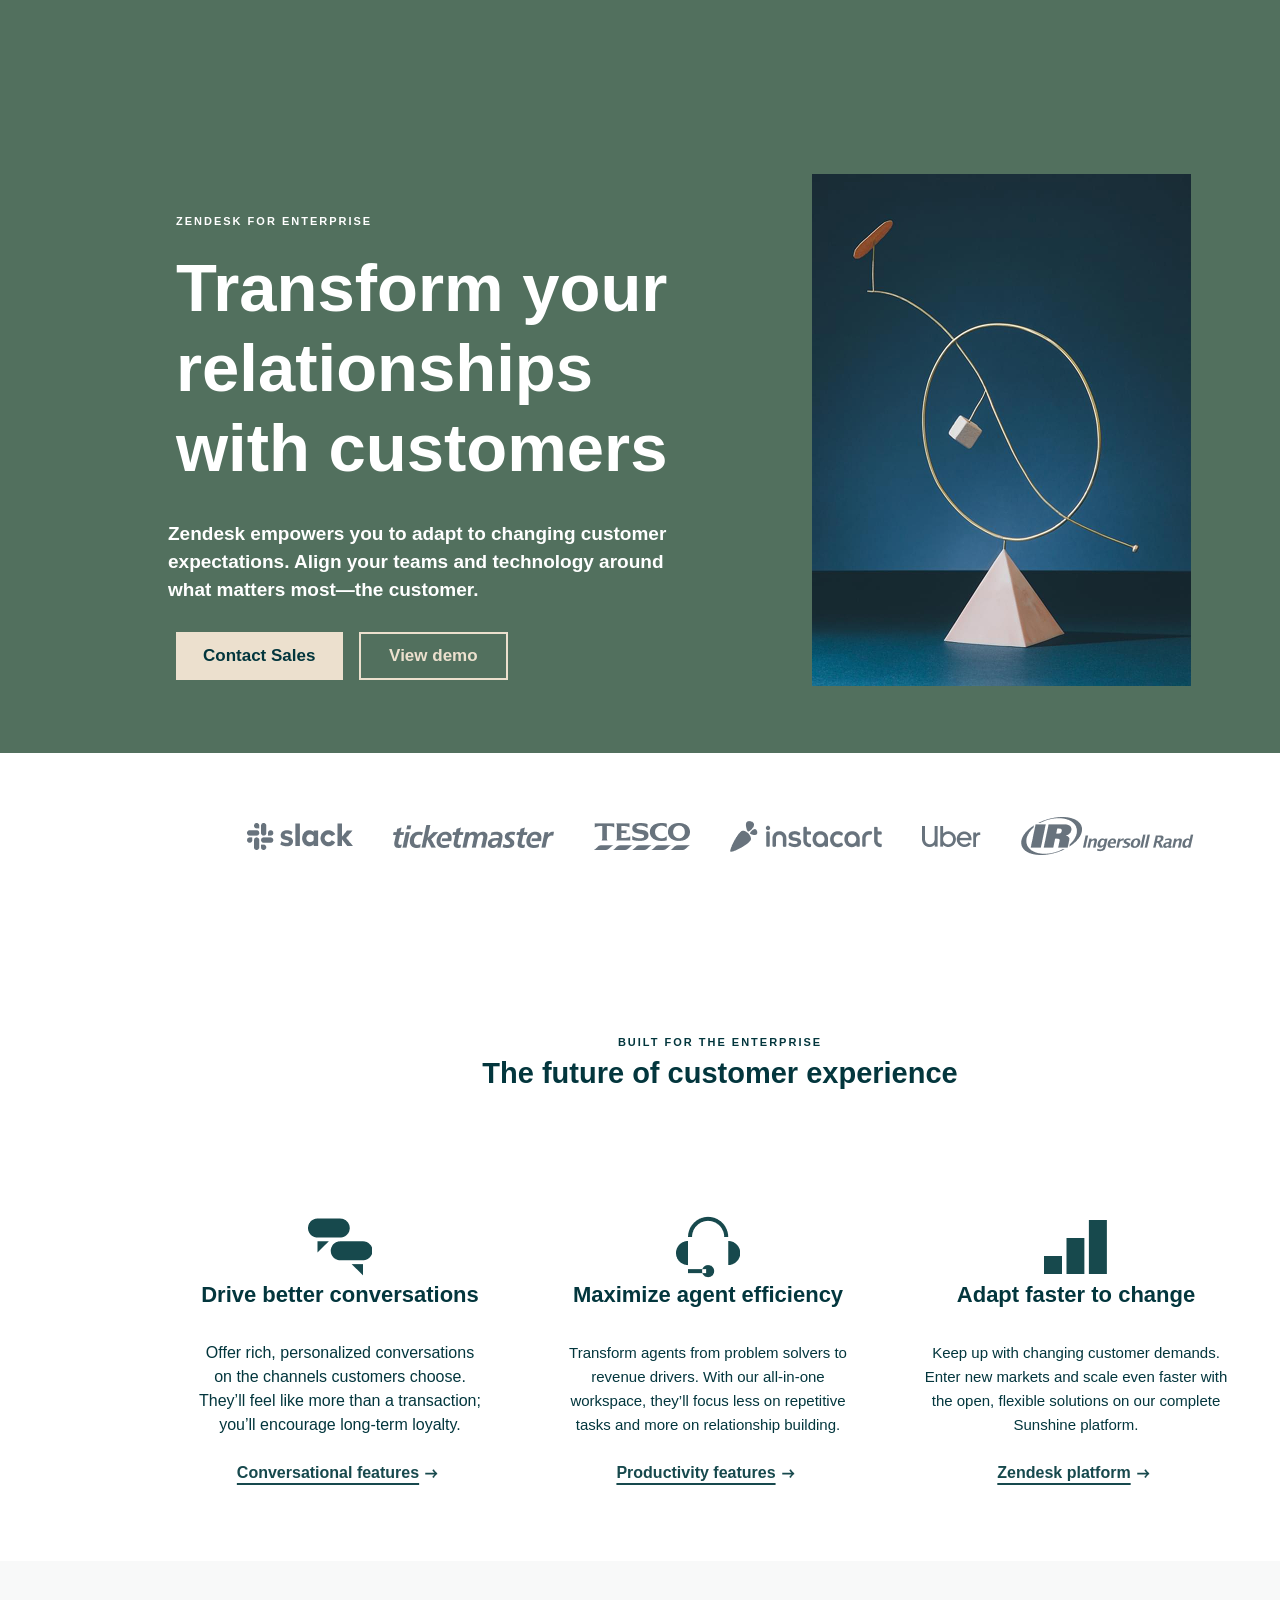
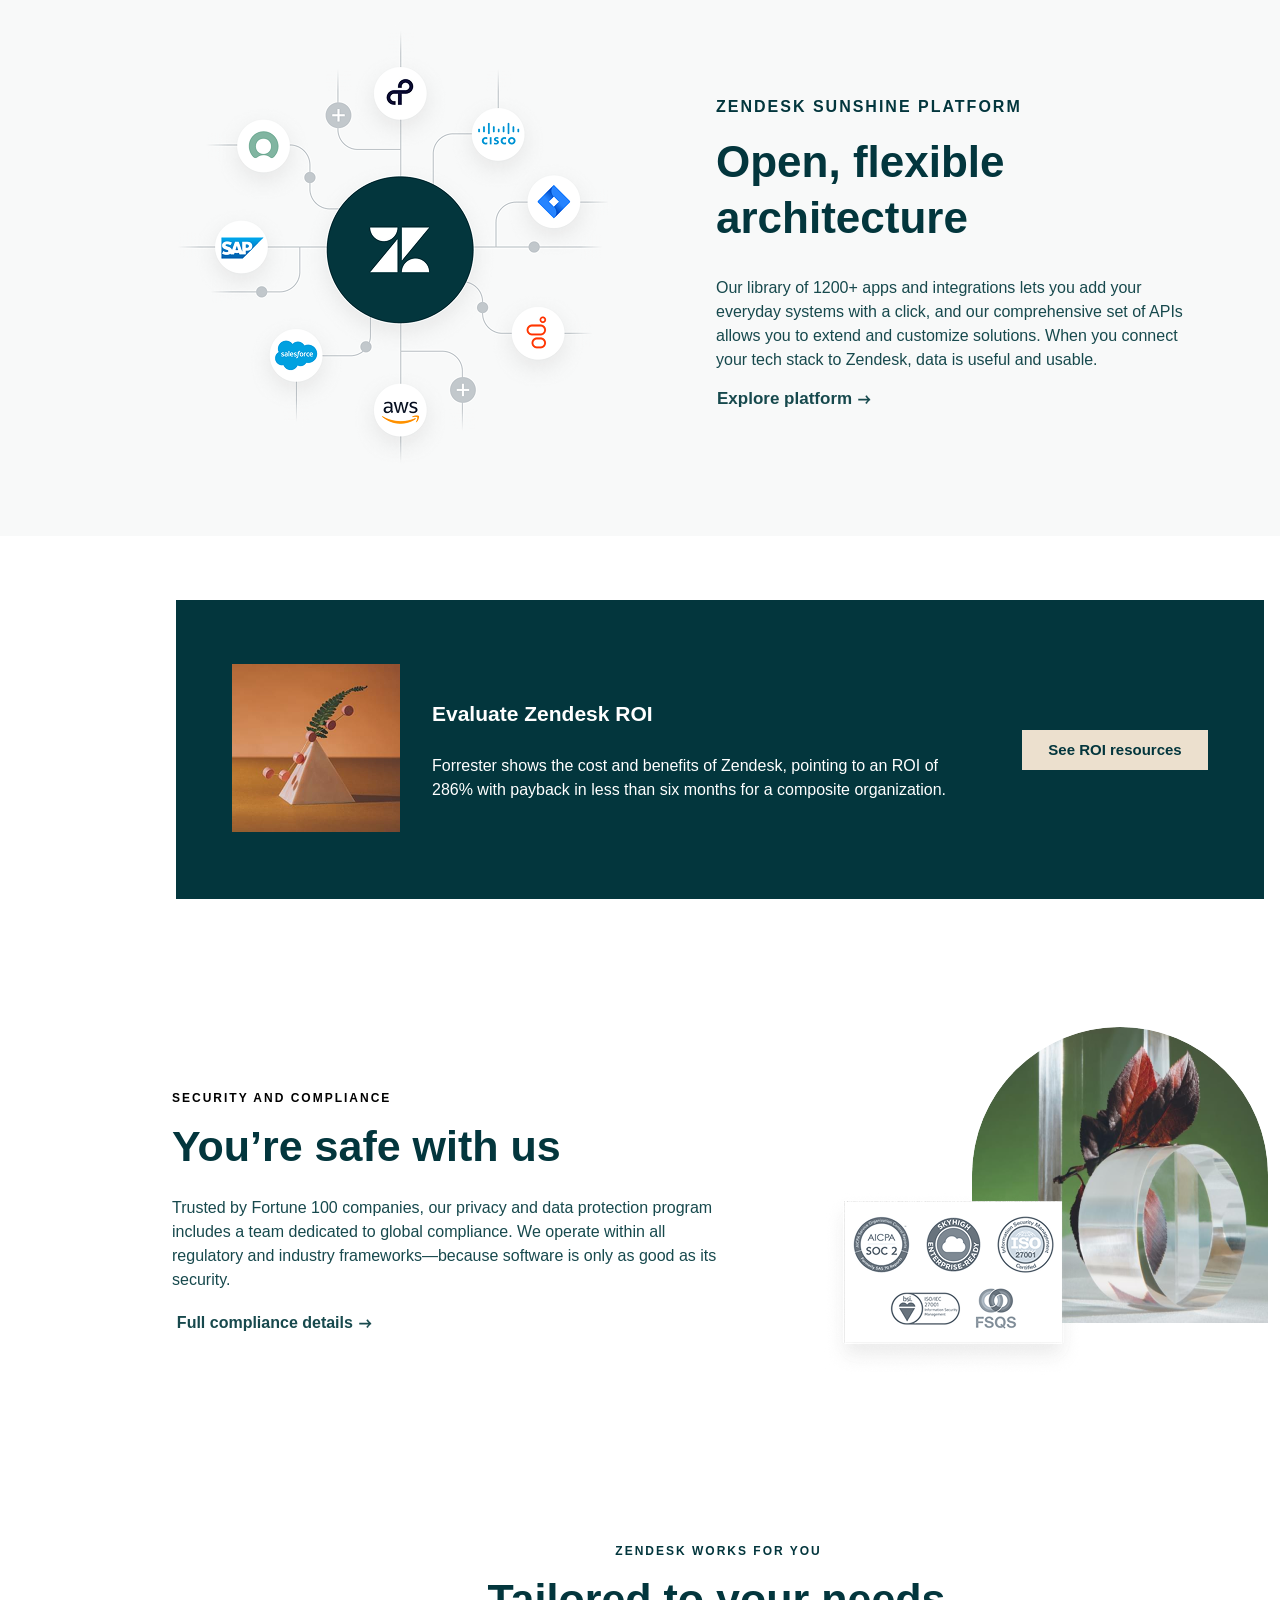
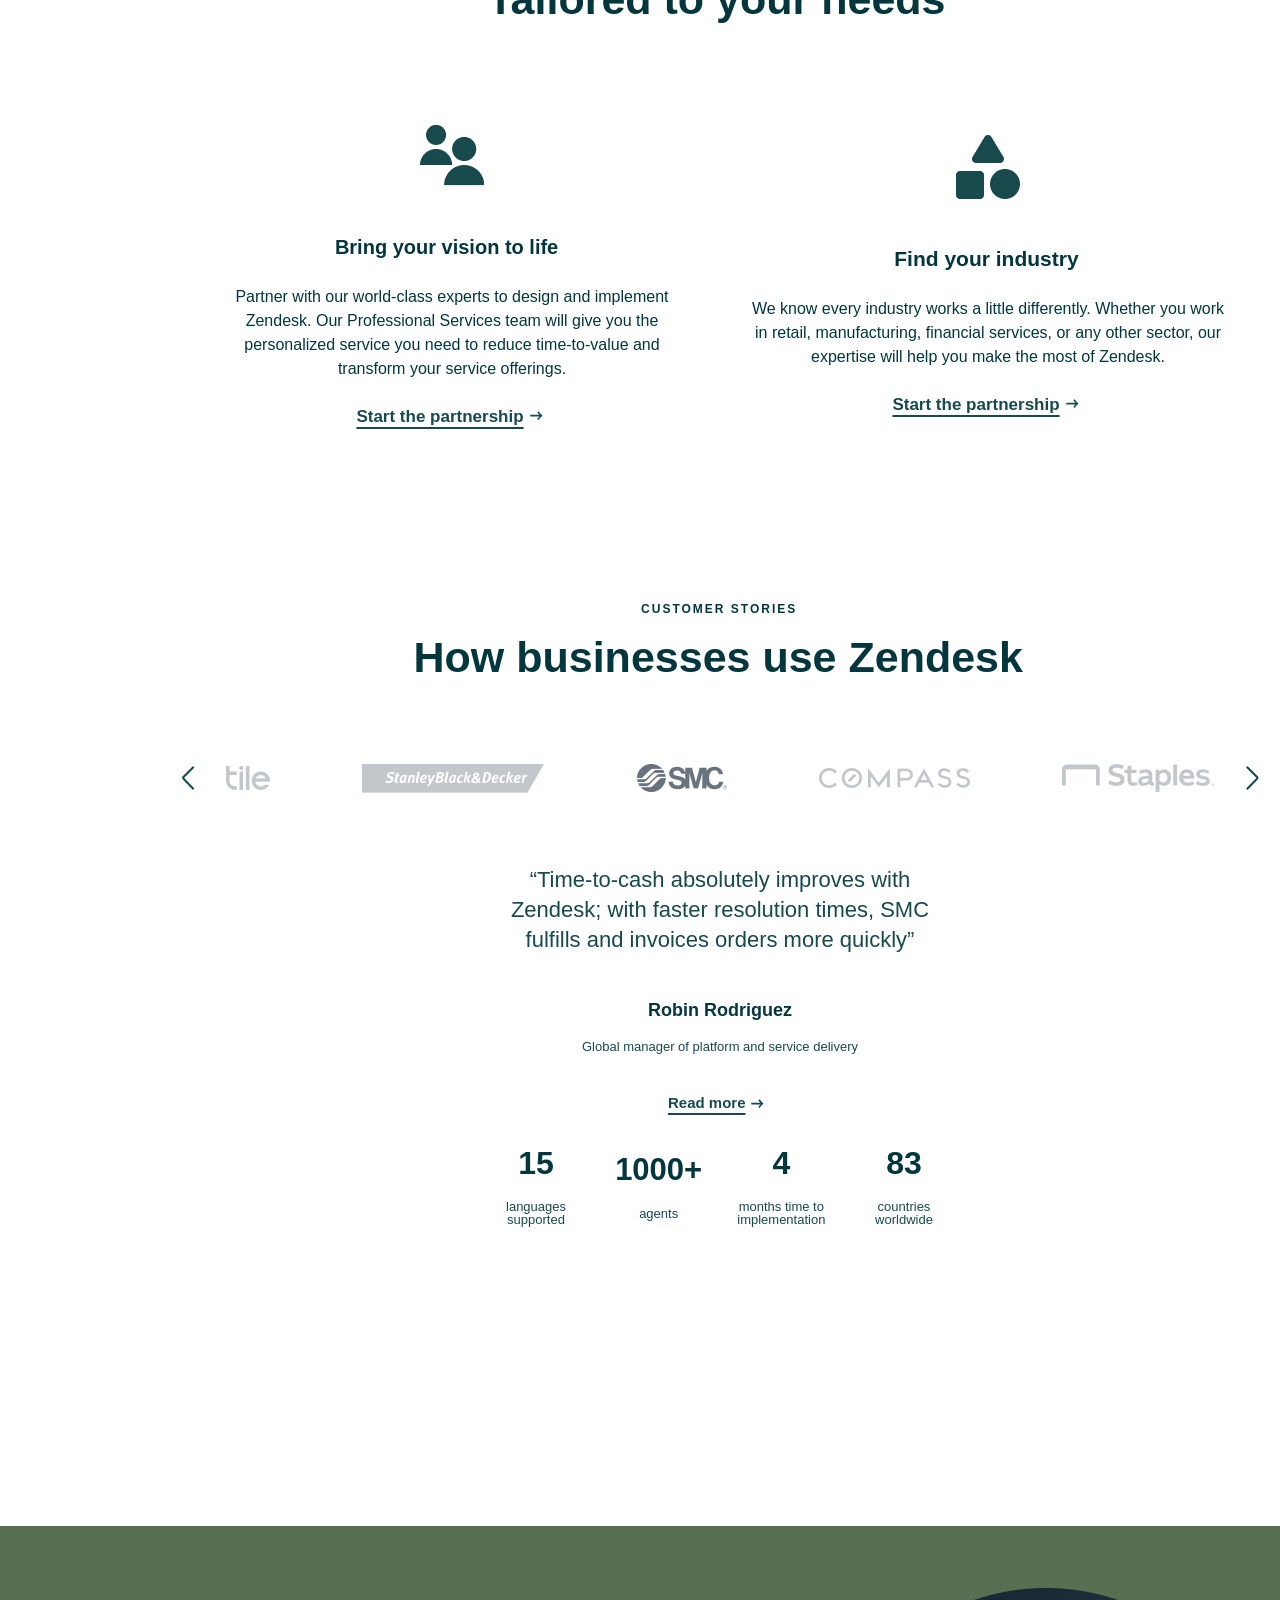
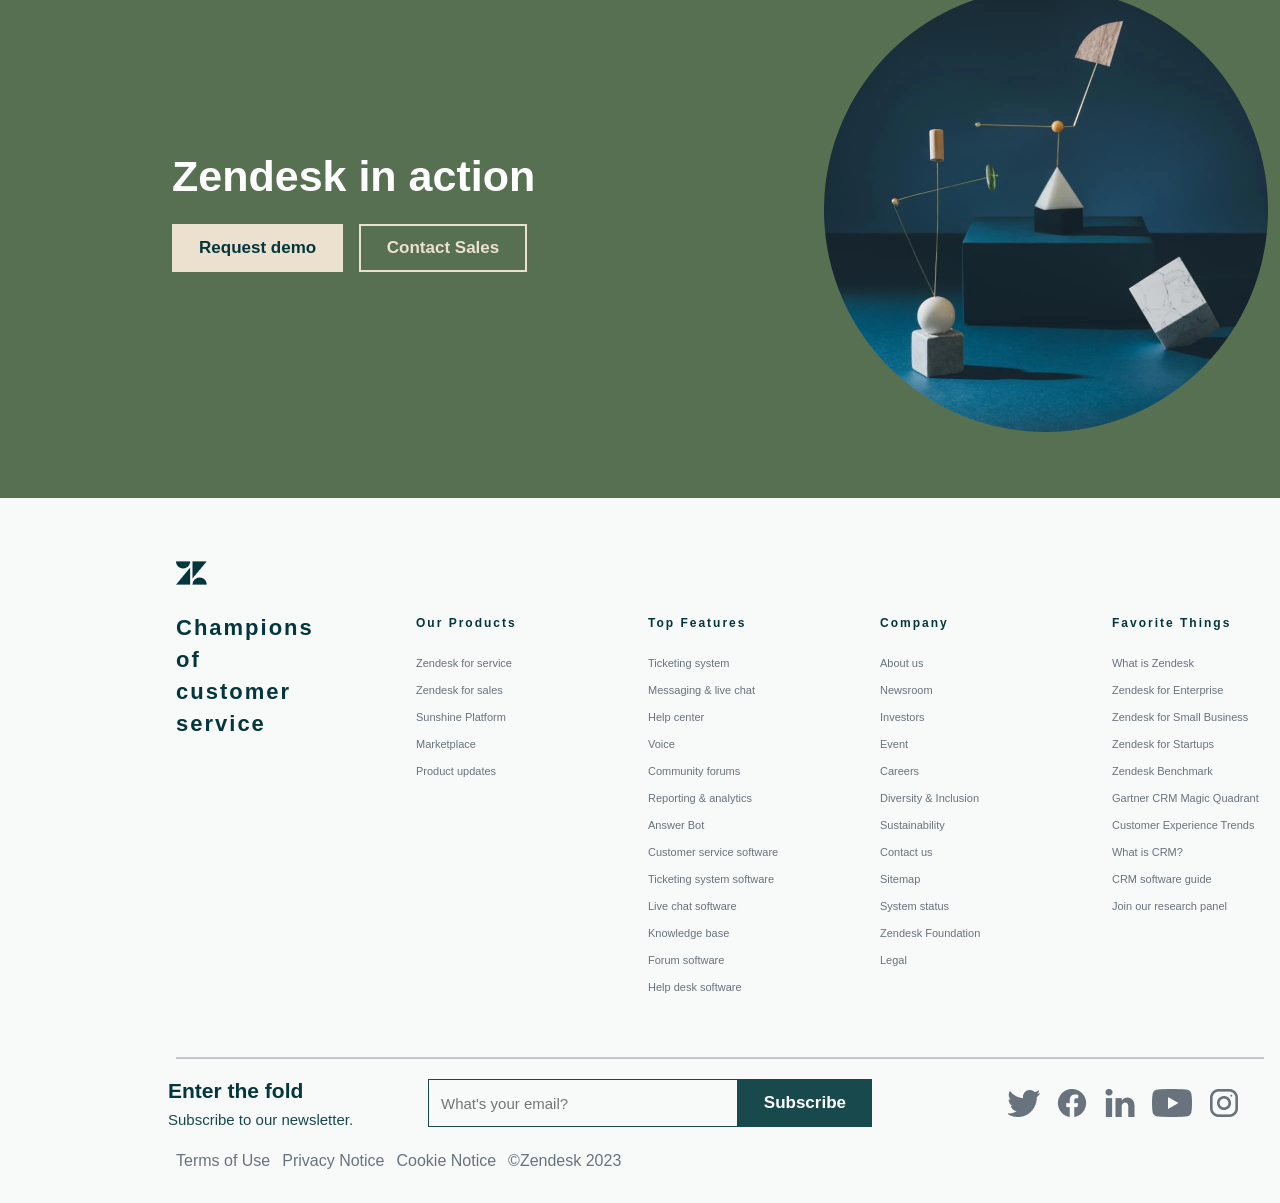
<file: index.html>
<!DOCTYPE html>
<html>
    <head>
        <meta charset="UTF-8">
        <title>BT6</title>
        <link rel="stylesheet" href="thuoctinh6.css">
    </head>
    <body>
        <div class="khung">
            <div class="khungODau">
                <div class="khungODau-phanNoiDung">
                    <div class="khungODau-phanNoiDung-chuviet">
                        <p class="oDau-chu1">ZENDESK FOR ENTERPRISE</p>
                        <p class="oDau-chu2">Transform your relationships with customers</p>
                        <div class="oDau-chu3">
                            <p>Zendesk empowers you to adapt to changing customer expectations. Align your teams and technology around what matters most—the customer.</p>
                        </div>
                        <div class="oDau-chu4">
                            <div class="maunut1">
                                <p style="padding: 10px 27.66px 10px 27px;">Contact Sales</p>
                            </div>
                            <div class="maunut2">
                                <p style="padding: 10px 28.27px 10px 28px;">View demo</p>
                            </div>
                        </div>
                    </div>
                    <div>
                        <img src="img/anhODauTien.png" style="width: 379px; height: 512px">
                    </div>
                </div>
            </div>
            <div class="khungThu2">
                <div class="khungThu2-phanNoiDung">
                        <img src="img/oThu2-1.png" style="width: 106px; height: 27px">
                        <img src="img/oThu2-2.png" style="width: 161px; height: 23px">
                        <img src="img/oThu2-3.png" style="width: 96px; height: 27px">
                        <img src="img/oThu2-4.png" style="width: 152px; height: 31px">
                        <img src="img/oThu2-5.png" style="width: 59px; height: 21px">
                        <img src="img/oThu2-6.png" style="width: 173px; height: 38px">
                </div>
            </div>
            <div class="khungThu3">
                <div class="khungThu3-phanNoiDung">
                    <div class="khungThu3-tieude">
                        <p style="font-size: 11px; letter-spacing: 2px; line-height: 22px;">BUILT FOR THE ENTERPRISE</p>
                        <h1 style="font-size: 29px; line-height: 40px; letter-spacing: 0%;">The future of customer experience</h1>
                    </div>
                    <div class="khungThu3-thongtin">
                        <div class="othongtin">
                            <img src="img/othu3-1.png" class="khungthu3-anh">
                            <b style="font-size: 22px; font-weight: 700; line-height: 32px;">
                                Drive better conversations
                            </b>
                            <p class="khung3-othongtin1">
                                Offer rich, personalized conversations on the channels customers choose. They’ll feel like more than a transaction; you’ll encourage long-term loyalty.
                            </p>
                            <div style="height: 28px; width: 223.38px; margin-top: 26px; display: flex; align-items: center; justify-content: center;">
                                <u>
                                    Conversational features
                                </u>
                                <img src="img/othu3-4.png" style="height: 24px; width: 24px;">
                            </div>
                        </div>
                        <div class="othongtin">
                            <img src="img/othu3-2.png" class="khungthu3-anh">
                            <b style="font-size: 22px; font-weight: 700; line-height: 32px;">
                                Maximize agent efficiency
                            </b>
                            <p class="khung3-othongtin2">
                                Transform agents from problem solvers to revenue drivers. With our all-in-one workspace, they’ll focus less on repetitive tasks and more on relationship building.
                            </p>
                             <div style="height: 28px; width: 196.94px; margin-top: 26px; display: flex; align-items: center; justify-content: center;">
                                <u>
                                    Productivity features
                                </u>
                                <img src="img/othu3-4.png" style="height: 24px; width: 24px;">
                            </div>
                        </div>
                        <div class="othongtin">
                            <img src="img/othu3-3.png" class="khungthu3-anh">
                            <b style="font-size: 22px; font-weight: 700; line-height: 32px;">
                                Adapt faster to change
                            </b>
                            <p class="khung3-othongtin3">
                                Keep up with changing customer demands. Enter new markets and scale even faster with the open, flexible solutions on our complete Sunshine platform.
                            </p>
                             <div style="height: 28px; width: 169.53px; margin-top: 26px; display: flex; justify-content: center; align-items: center;">
                                <u>
                                    Zendesk platform
                                </u>
                                <img src="img/othu3-4.png" style="height: 24px; width: 24px;">
                            </div>
                        </div>
                    </div>
                </div>
            </div>
            <div class="khung4">
                <div class="khung4-phanND">
                    <div>
                        <img src="img/oThu4-1.png">
                    </div>
                    <div class="khung4-thongtin">
                        <p class="khung4-thongtin-c1">
                            ZENDESK SUNSHINE PLATFORM
                        </p>
                        <p class="khung4-thongtin-c2">
                            Open, flexible architecture
                        </p>
                        <p class="khung4-thongtin-c3">
                            Our library of 1200+ apps and integrations lets you add your everyday systems with a click, and our comprehensive set of APIs allows you to extend and customize solutions. When you connect your tech stack to Zendesk, data is useful and usable.
                        </p>
                        <div class="khung4-thongtin-c4">
                            <p >Explore platform</p>
                            <img src="img/othu3-4.png" style="height: 24px; width: 24px;">
                        </div>
                    </div>
                </div>
            </div>
            <div class="khung5">
                <div class="khung5-ND">
                    <div>
                        <img src="img/oThu5-1.png" style="height: 168px; height: 168px;">
                    </div>
                    <div class="khung5-ND-C1">
                        <p class="khung5-ND-C1_1">
                            Evaluate Zendesk ROI
                        </p>
                        <p class="khung5-ND-C1_2">
                            Forrester shows the cost and benefits of Zendesk, pointing to an ROI of 286% with payback in less than six months for a composite organization.
                        </p>
                    </div>
                    <div class="khung5-ND-C2">
                        <p>See ROI resources</p>
                    </div>
                </div>
            </div>
            <div class="khung6">
                <div class="khung6-ND">
                    <div class="khung6-ND-C1">
                        <p class="khung6-ND-C1-1">
                            SECURITY AND COMPLIANCE
                        </p>
                        <p class="khung6-ND-C1-2">
                            You’re safe with us
                        </p>
                        <p class="khung6-ND-C1-3">
                            Trusted by Fortune 100 companies, our privacy and data protection program includes a team dedicated to global compliance. We operate within all regulatory and industry frameworks—because software is only as good as its security.
                        </p>
                        <div class="khung6-ND-C1-4">
                            <p>Full compliance details</p>
                            <img src="img/othu3-4.png">
                        </div>
                    </div>
                    <div class="khung6-ND-C2">
                        <img src="img/anh2.png" class="khung6-anh1">
                        <img src="img/anh1.png" class="khung6-anh2">
                    </div>
                </div>
            </div>
            <div class="khung7">
                <div class="khung7-ND">
                    <div class="khung7-ND-C1">
                        <p class="khung7-ND-C1_1">
                            ZENDESK WORKS FOR YOU
                        </p>
                        <p class="khung7-ND-C1_2">
                            Tailored to your needs
                        </p>
                    </div>
                    <div class="khung7-ND-C2">
                        <div class="khung7-ND-C2_1">
                            <img src="img/oThu7-1.png" style="width: 64px; height: 64px;">
                            <p class="khung7-C2-TD1">
                                Bring your vision to life
                            </p>
                            <p class="khung7-C2-ND1">
                                Partner with our world-class experts to design and implement Zendesk. Our Professional Services team will give you the personalized service you need to reduce time-to-value and transform your service offerings.
                            </p>
                            <div class="khung7-C2-MT1">
                                <u>
                                    Start the partnership
                                </u>
                                <img src="img/othu3-4.png" style="height: 24px; width: 24px;">
                            </div>
                        </div>
                        <div class="khung7-ND-C2_1">
                            <img src="img/oThu7-2.png" style="width: 64px; height: 64px;">
                            <p class="khung7-C2-TD2">
                                Find your industry
                            </p>
                            <p class="khung7-C2-ND2">
                                We know every industry works a little differently. Whether you work in retail, manufacturing, financial services, or any other sector, our expertise will help you make the most of Zendesk.
                            </p>
                            <div class="khung7-C2-MT2">
                                <u>
                                    Start the partnership
                                </u>
                                <img src="img/othu3-4.png" style="height: 24px; width: 24px;">
                            </div>
                        </div>
                    </div>
                </div>
            </div>
            <div class="khung8">
                <div class="khung8-ND">
                    <div class="khung8-ND-C1">
                        <p class="khung8-C1-TT">
                            CUSTOMER STORIES
                        </p>
                        <p class="khung8-C1-TT2">
                            How businesses use Zendesk
                        </p>
                    </div>
                    <div class="khung8-C2">
                        <div class="khung8-C2-ND">
                            <div class="khung8-oanh1">
                                <img src="img/o8-1.png" style="height: 24px; width: 24px;">
                                <div class="khung8-deanh">
                                    <img src="img/o8-2.png" style="height: 24px; width: 44px;">
                                    <img src="img/o8-3.png" style="height: 28.69px; width: 182px;">
                                    <img src="img/o8-4.png" style="height: 28px; width: 90px;">
                                    <img src="img/o8-5.png" style="height: 20px; width: 151px;">
                                    <img src="img/o8-6.png" style="height: 28px; width: 152px;">
                                </div>
                                <img src="img/o8-7.png" style="height: 24px; width: 24px;">
                            </div>
                            <div class="khung8-C2-tt">
                                <div class="khung8-C2-tt2">
                                    <div class="khung8-C2-ND1">
                                        <p>
                                            “Time-to-cash absolutely improves with Zendesk; with faster resolution times, SMC fulfills and invoices orders more quickly”
                                        </p>
                                    </div>
                                    <div class="khung8-C2-ND2">
                                        <p style="width: 145px; height: 28px; font-weight: 700; font-size: 18px; line-height: 28px; color: #03363d;">
                                            Robin Rodriguez
                                        </p>
                                        <p style="width: 277px; height:18px; font-weight: 400; font-size: 13px; line-height: 18px; text-align: center; color: #17494D;">
                                            Global manager of platform and service delivery
                                        </p>
                                    </div>
                                    <div class="khung8-C2-ND3">
                                        <u>
                                            Read more
                                        </u>
                                        <img src="img/othu3-4.png" style="width: 24px; height: 24px;">
                                    </div>
                                    <div class="khung8-C2-ND4">
                                        <div class="khung8-C2-ND4-o">
                                            <p class="khung8-C2-TD">15</p>
                                            <p class="khung8-C2-oTT">languages supported</p>
                                        </div>
                                        <div class="khung8-C2-ND4-o">
                                            <p class="khung8-C2-TD" style="font-size: 31px;">1000+</p>
                                            <p class="khung8-C2-oTT">agents</p>
                                        </div>
                                         <div class="khung8-C2-ND4-o">
                                            <p class="khung8-C2-TD">4</p>
                                            <p class="khung8-C2-oTT">
                                                months time to implementation
                                            </p>
                                        </div>
                                         <div class="khung8-C2-ND4-o">
                                            <p class="khung8-C2-TD">83</p>
                                            <p class="khung8-C2-oTT">
                                                countries worldwide
                                            </p>
                                         </div>
                                    </div>
                                </div>
                            </div>
                        </div>
                    </div>
                </div>
            </div>
            <div class="khung9">
                <div class="khung9-ND">
                    <div class="khung9-ND-C1">
                        <p style="width: 367.84px; height: 48px; font-size: 43px; font-weight: 700; line-height: 56px; color: #FFFFFF;">
                            Zendesk in action
                        </p>
                        <div style="width: 536px; height: 48px; display: flex; gap:16px; margin-top: 28px;">
                            <div class="khung9-nut1">
                                Request demo
                            </div>
                            <div class="khung9-nut2">
                                Contact Sales
                            </div>
                        </div>
                    </div>
                    <div class="khung9-C2">
                        <img src="img/o9-1.png" style="height: 444px; width: 444px;">
                    </div>
                </div>
            </div>
            <div class="khung10">
                <div class="khung10-ND">
                    <div class="khung10-ND-C1">
                        <img src="img/o10-1.png" style="height: 32px; width: 32px;">
                        <div class="khung10-C1-tt">
                            <div class="khung10-C1-oTT">
                                <div style="font-size: 22px; height: 88px; width: 127.62px; margin-right: 48.38px;">
                                    <b style="font-size: 22px; letter-spacing: 0%; line-height: 32px;">
                                        Champions of customer service
                                    </b>
                                </div>
                            </div>
                            <div class="khung10-C1-oTT">
                                <b style="height: 15px; width: 125.15px;">Our Products</b>
                                <div style="width: 168px; height: 127px; margin-top: 20px; display: flex; flex-direction: column; gap: 9px;">
                                    <p>Zendesk for service</p>
                                    <p>Zendesk for sales</p>
                                    <p>Sunshine Platform</p>
                                    <p>Marketplace</p>
                                    <p>Product updates</p>
                                </div>
                            </div>
                            <div class="khung10-C1-oTT">
                                <b style="height: 15px; width: 114.56px;">Top Features</b>
                                <div style="width: 168px; height: 343px; margin-top: 20px; display: flex; flex-direction: column; gap: 9px;">
                                    <p>Ticketing system</p>
                                    <p>Messaging & live chat</p>
                                    <p>Help center</p>
                                    <p>Voice</p>
                                    <p>Community forums</p>
                                    <p>Reporting & analytics</p>
                                    <p>Answer Bot</p>
                                    <p>Customer service software</p>
                                    <p>Ticketing system software</p>
                                    <p>Live chat software</p>
                                    <p>Knowledge base</p>
                                    <p>Forum software</p>
                                    <p>Help desk software</p>
                                </div>
                            </div>
                            <div class="khung10-C1-oTT">
                                <b style="height: 15px; width: 81.37px;">Company</b>
                                <div style="width: 168px; height: 316px; margin-top: 20px; display: flex; flex-direction: column; gap: 9px;">
                                    <p>About us</p>
                                    <p>Newsroom</p>
                                    <p>Investors</p>
                                    <p>Event</p>
                                    <p>Careers</p>
                                    <p>Diversity & Inclusion</p>
                                    <p>Sustainability</p>
                                    <p>Contact us</p>
                                    <p>Sitemap</p>
                                    <p>System status</p>
                                    <p>Zendesk Foundation</p>
                                    <p>Legal</p>
                                </div>
                            </div>
                            <div class="khung10-C1-oTT">
                                <b style="height: 15px; width: 141px;">Favorite Things</b>
                                <div style="width: 168px; height: 262px; margin-top: 20px; display: flex; flex-direction: column; gap: 9px;">
                                    <p>What is Zendesk</p>
                                    <p>Zendesk for Enterprise</p>
                                    <p>Zendesk for Small Business</p>
                                    <p>Zendesk for Startups</p>
                                    <p>Zendesk Benchmark</p>
                                    <p>Gartner CRM Magic Quadrant</p>
                                    <p>Customer Experience Trends</p>
                                    <p>What is CRM?</p>
                                    <p>CRM software guide</p>
                                    <p>Join our research panel</p>
                                </div>
                            </div>
                        </div>
                    </div>
                    <hr>
                    <div class="khung10-C2">
                        <div class="khung10-C2-o1">
                            <b>Enter the fold</b>
                            <p>Subscribe to our newsletter.</p>
                        </div>
                        <div style="display: flex;">
                            <input type="text" placeholder="What's your email?">
                            <button>Subscribe</button>
                        </div>
                        <div style="display: flex; width: 232px; height: 32px; gap: 16px; margin-left: 136px;">
                            <img src="img/o10-2.png">
                            <img src="img/o10-3.png">
                            <img src="img/o10-4.png">
                            <img src="img/o10-5.png" style="width: 40px;">
                            <img src="img/o10-6.png">
                        </div>
                    </div>
                    <div class="khung10-C3">
                        <p>Terms of Use</p>
                        <p>Privacy Notice</p>
                        <p>Cookie Notice</p>
                        <p>©Zendesk 2023</p>
                    </div>
                </div>
            </div>
        </div>
    </body>
</html>
</file>
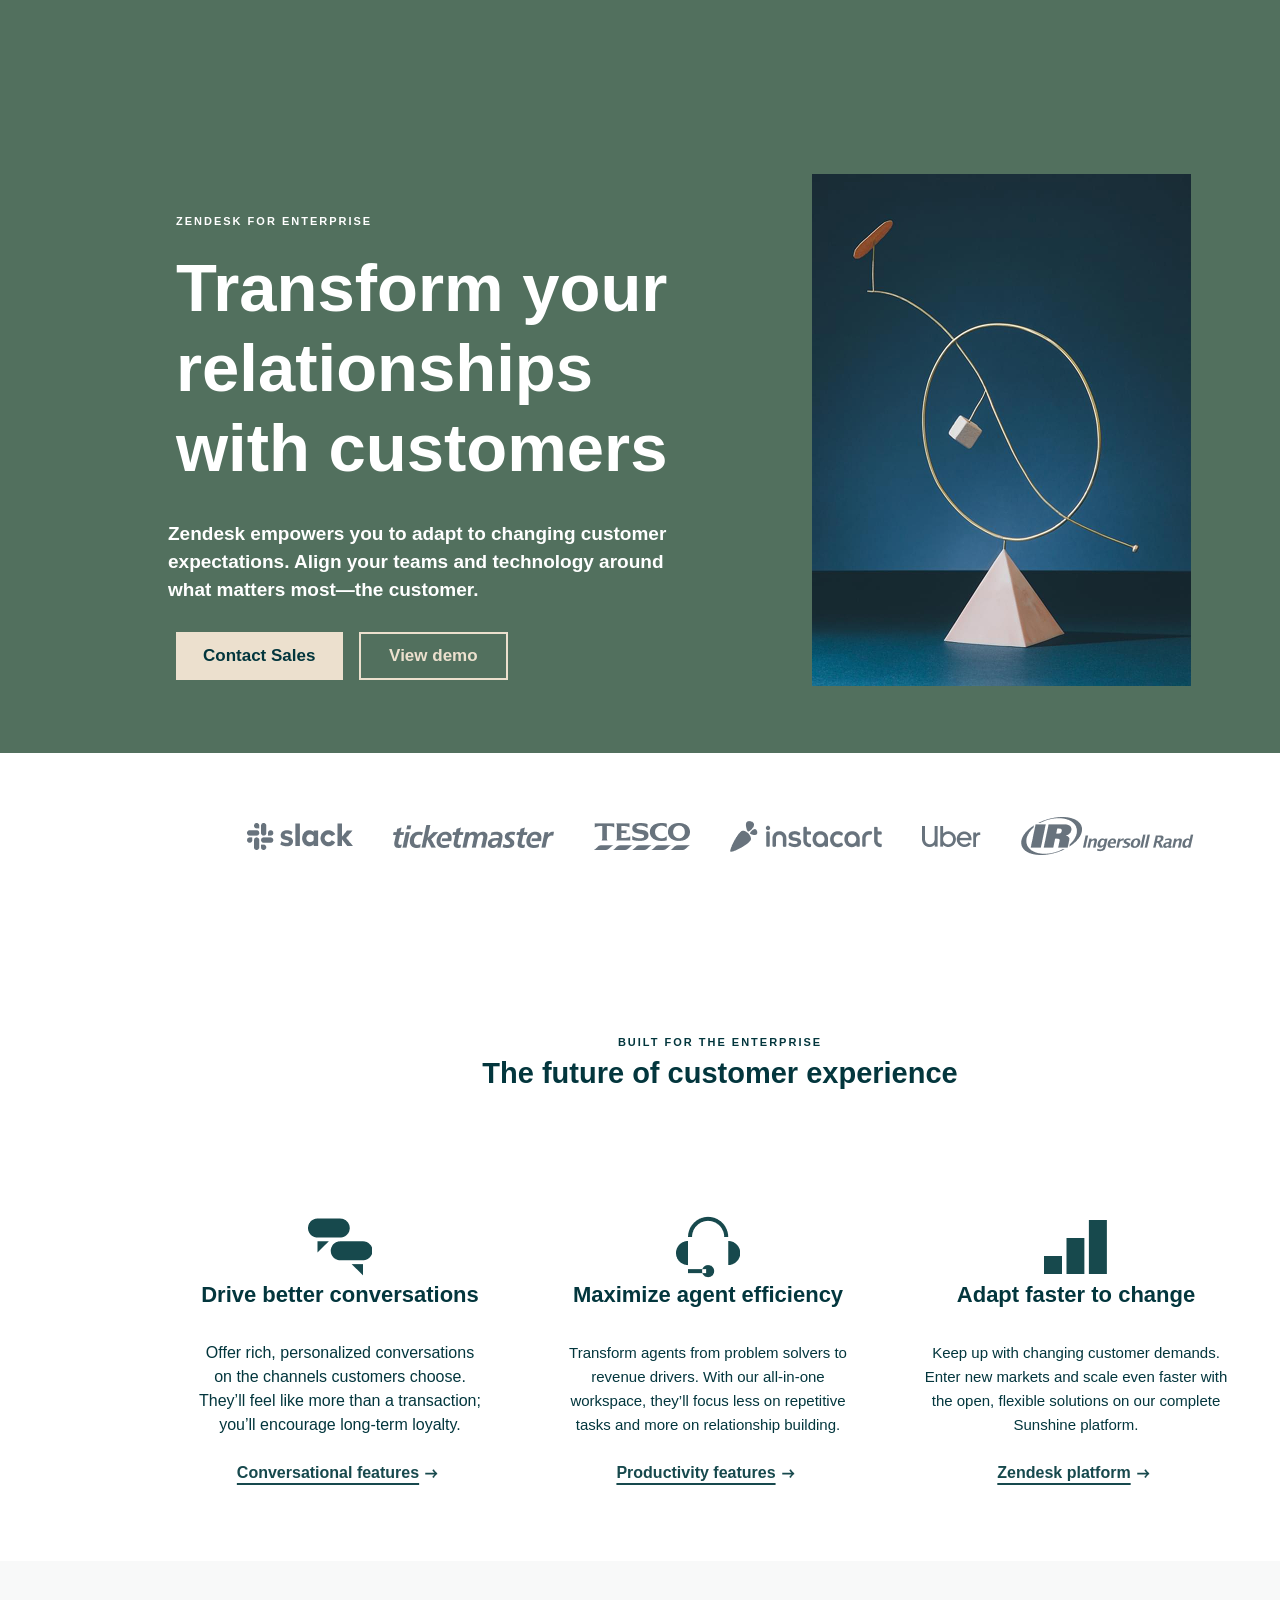
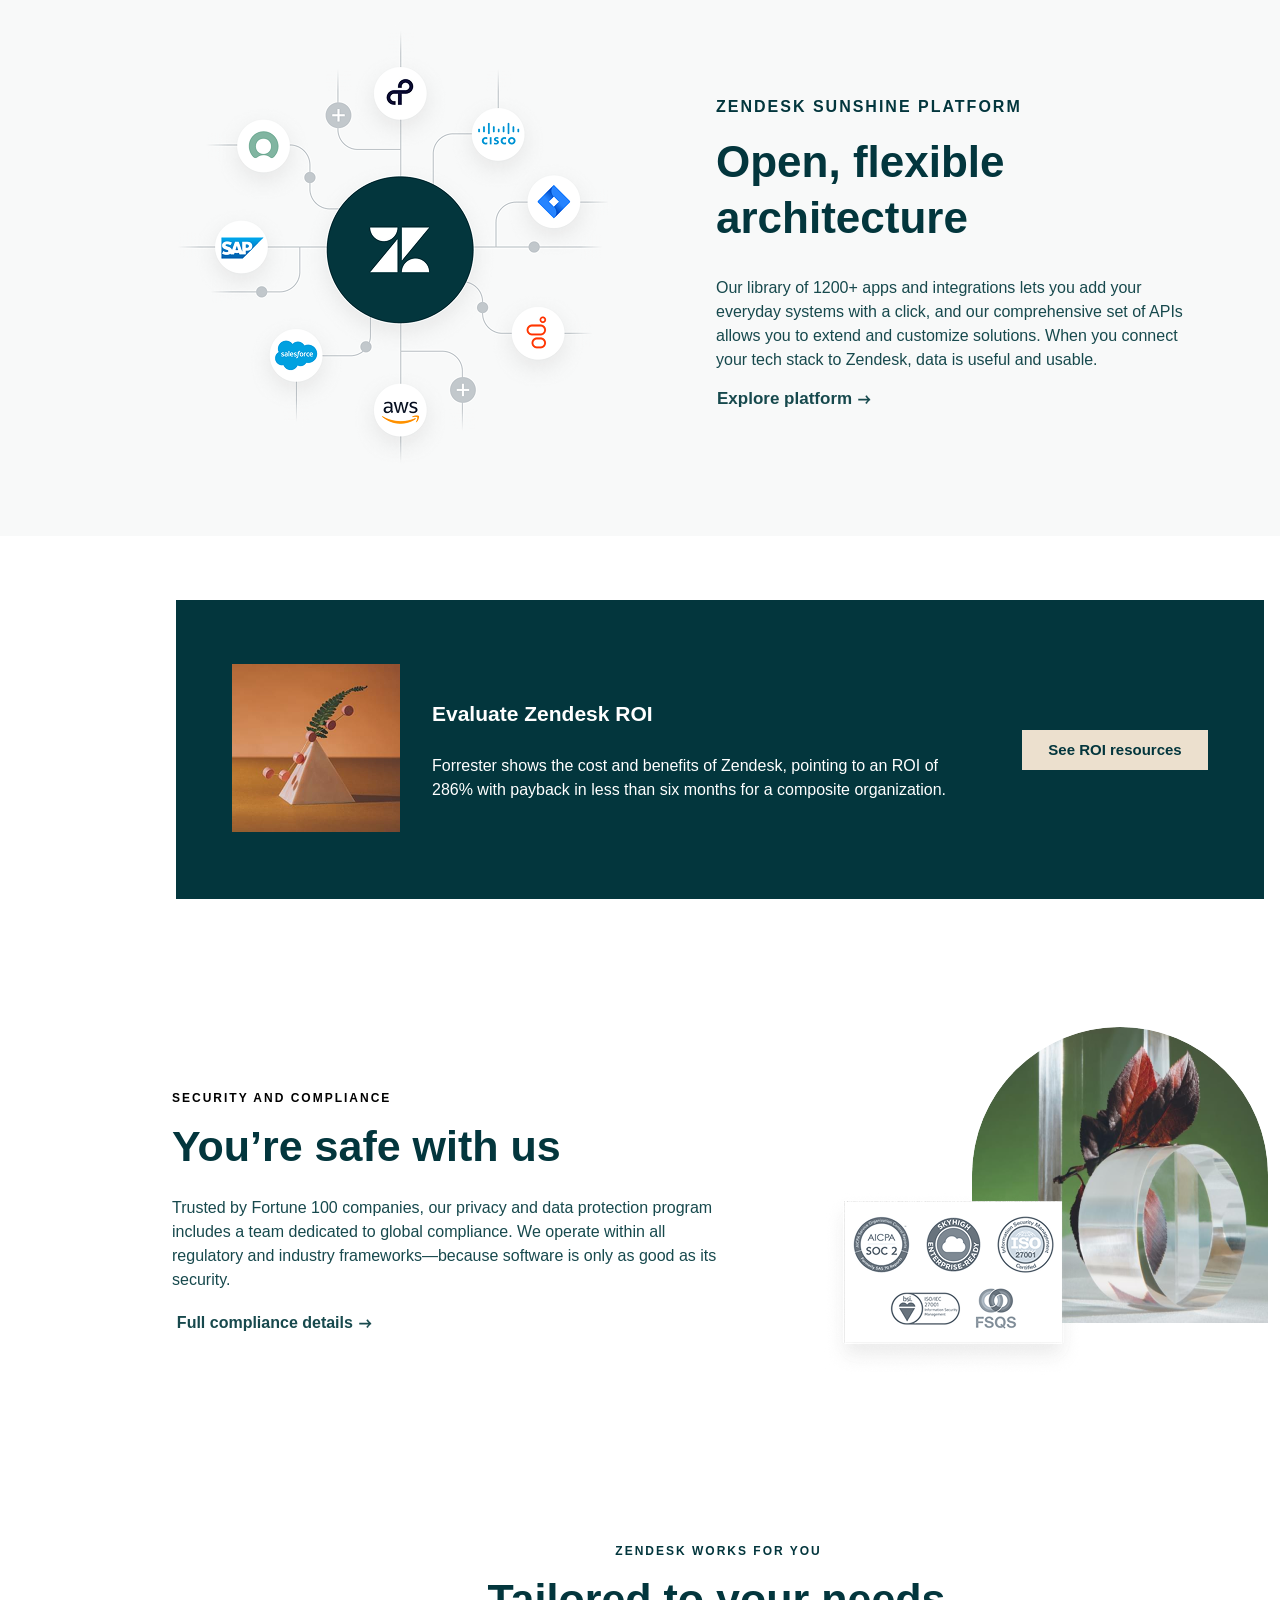
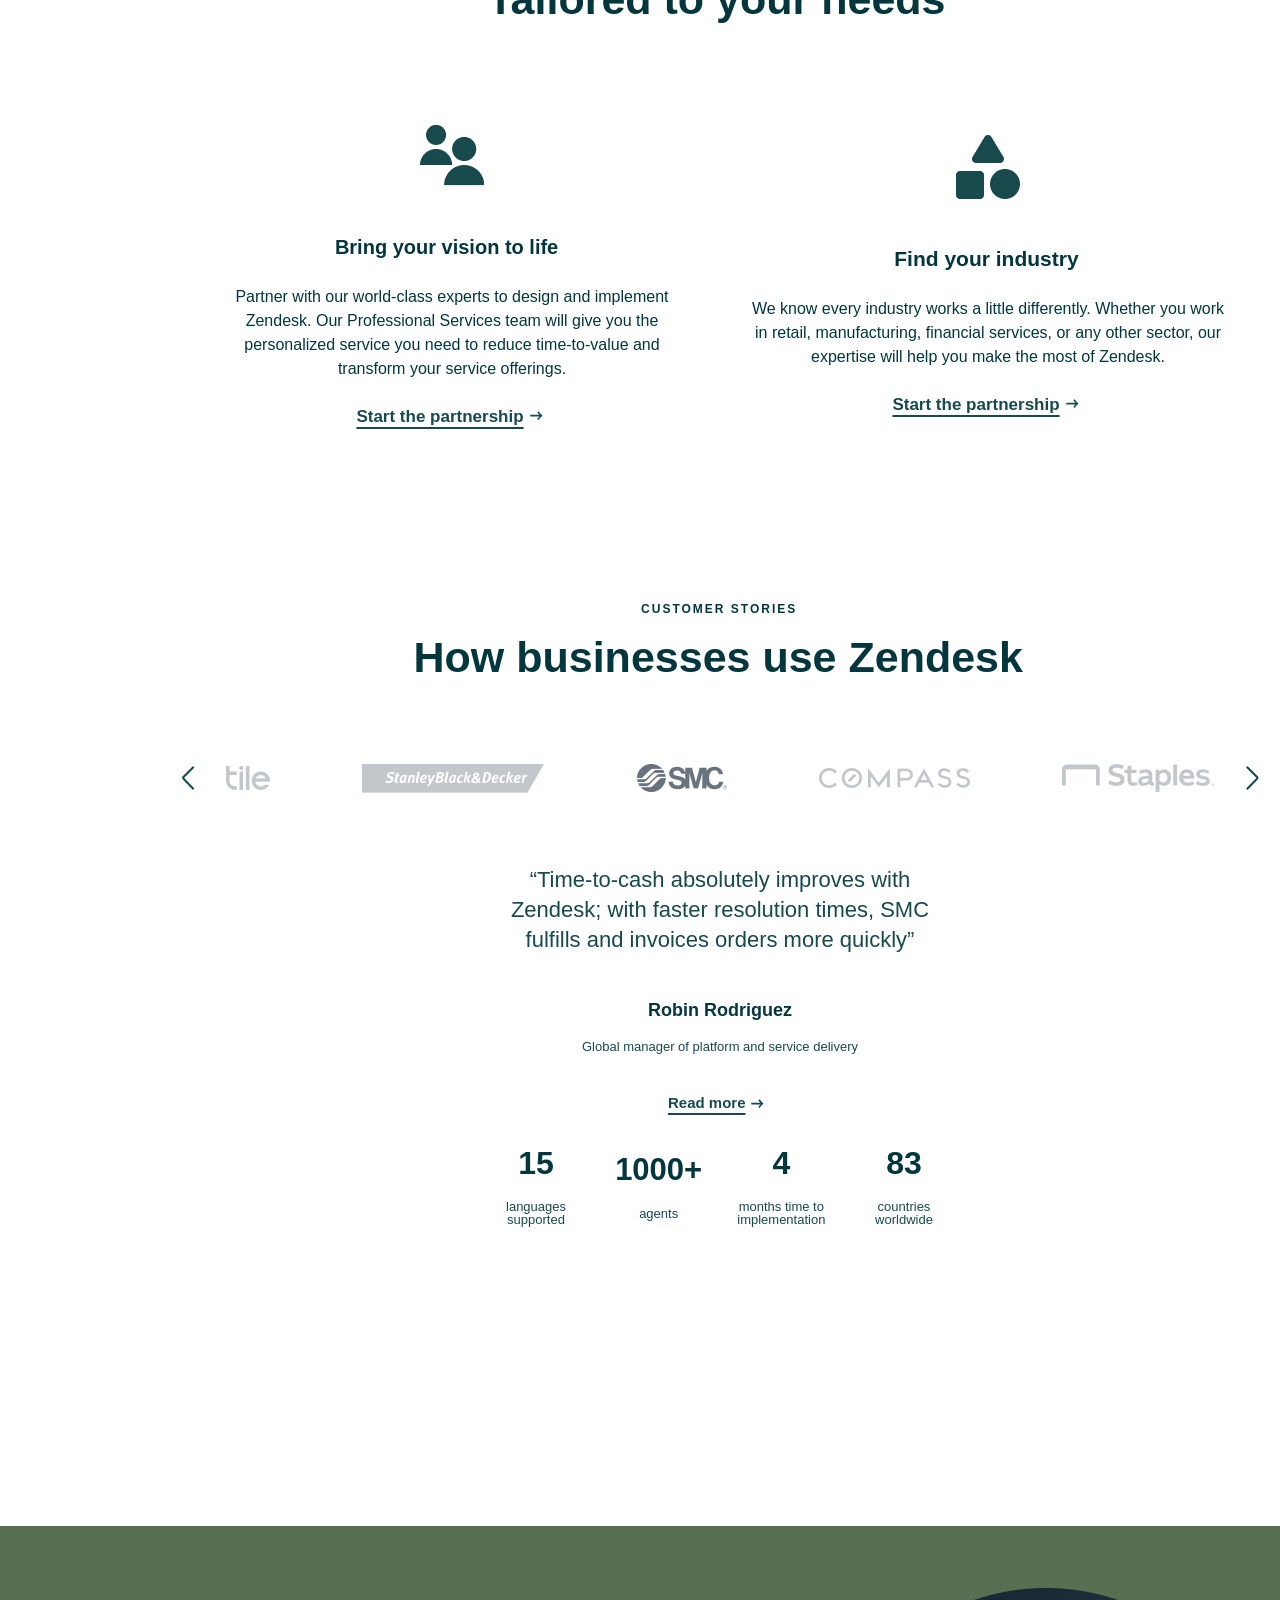
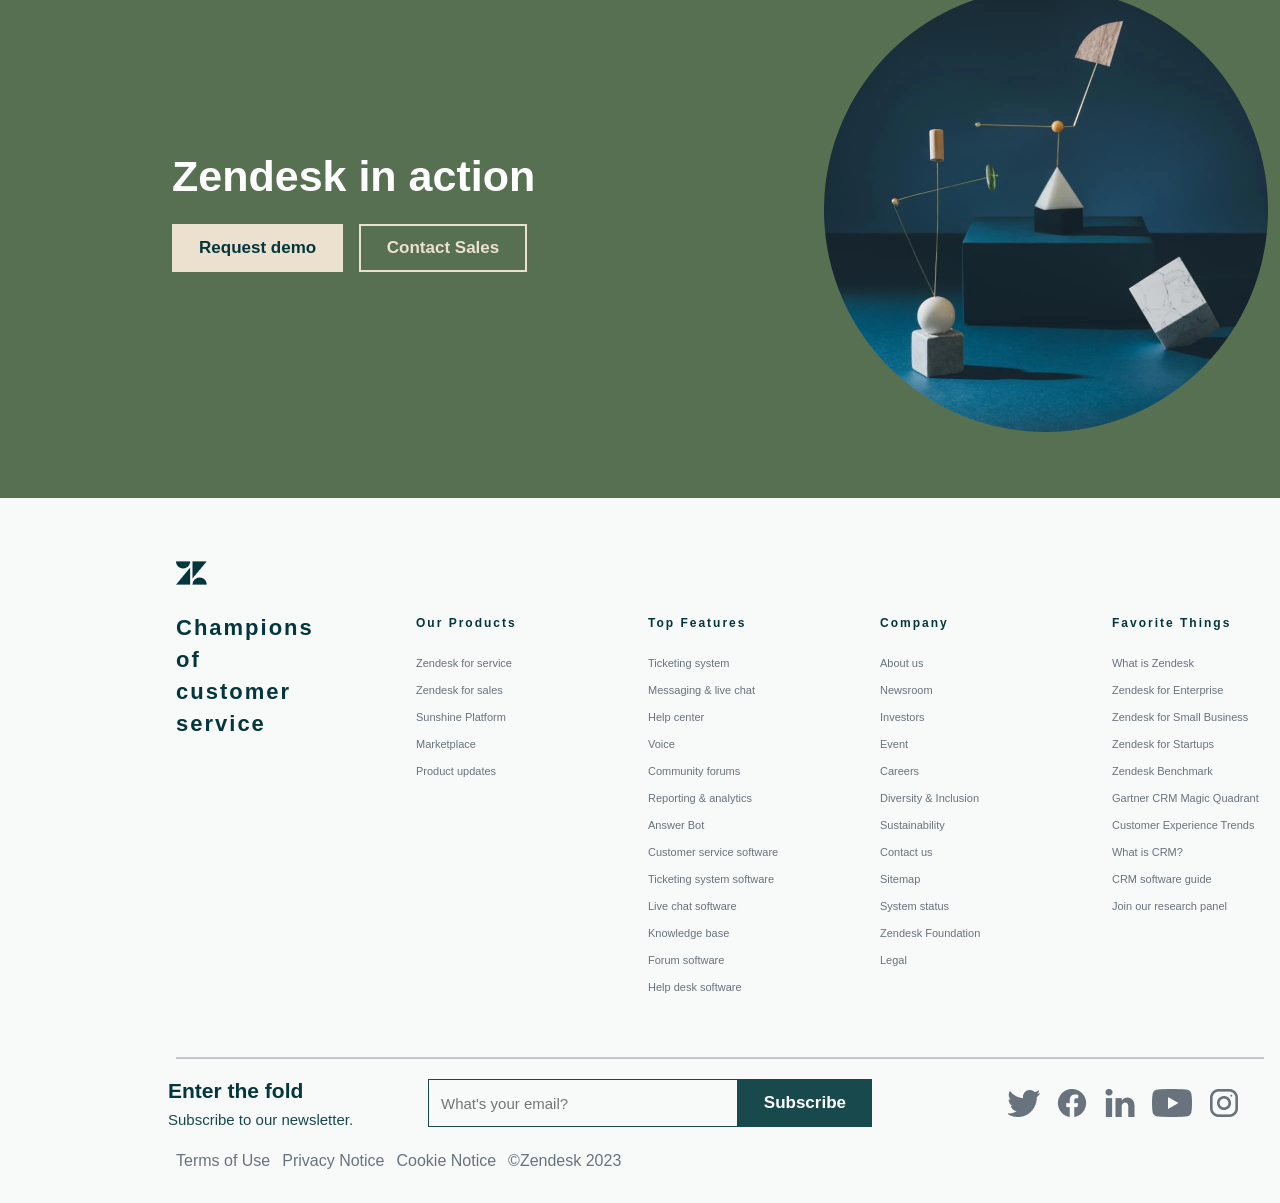
<file: bt6.html>
<!DOCTYPE html>
<html>
    <head>
        <meta charset="UTF-8">
        <title>BT6</title>
        <link rel="stylesheet" href="thuoctinh6.css">
    </head>
    <body>
        <div class="khung">
            <div class="khungODau">
                <div class="khungODau-phanNoiDung">
                    <div class="khungODau-phanNoiDung-chuviet">
                        <p class="oDau-chu1">ZENDESK FOR ENTERPRISE</p>
                        <p class="oDau-chu2">Transform your relationships with customers</p>
                        <div class="oDau-chu3">
                            <p>Zendesk empowers you to adapt to changing customer expectations. Align your teams and technology around what matters most—the customer.</p>
                        </div>
                        <div class="oDau-chu4">
                            <div class="maunut1">
                                <p style="padding: 10px 27.66px 10px 27px;">Contact Sales</p>
                            </div>
                            <div class="maunut2">
                                <p style="padding: 10px 28.27px 10px 28px;">View demo</p>
                            </div>
                        </div>
                    </div>
                    <div>
                        <img src="img/anhODauTien.png" style="width: 379px; height: 512px">
                    </div>
                </div>
            </div>
            <div class="khungThu2">
                <div class="khungThu2-phanNoiDung">
                        <img src="img/oThu2-1.png" style="width: 106px; height: 27px">
                        <img src="img/oThu2-2.png" style="width: 161px; height: 23px">
                        <img src="img/oThu2-3.png" style="width: 96px; height: 27px">
                        <img src="img/oThu2-4.png" style="width: 152px; height: 31px">
                        <img src="img/oThu2-5.png" style="width: 59px; height: 21px">
                        <img src="img/oThu2-6.png" style="width: 173px; height: 38px">
                </div>
            </div>
            <div class="khungThu3">
                <div class="khungThu3-phanNoiDung">
                    <div class="khungThu3-tieude">
                        <p style="font-size: 11px; letter-spacing: 2px; line-height: 22px;">BUILT FOR THE ENTERPRISE</p>
                        <h1 style="font-size: 29px; line-height: 40px; letter-spacing: 0%;">The future of customer experience</h1>
                    </div>
                    <div class="khungThu3-thongtin">
                        <div class="othongtin">
                            <img src="img/othu3-1.png" class="khungthu3-anh">
                            <b style="font-size: 22px; font-weight: 700; line-height: 32px;">
                                Drive better conversations
                            </b>
                            <p class="khung3-othongtin1">
                                Offer rich, personalized conversations on the channels customers choose. They’ll feel like more than a transaction; you’ll encourage long-term loyalty.
                            </p>
                            <div style="height: 28px; width: 223.38px; margin-top: 26px; display: flex; align-items: center; justify-content: center;">
                                <u>
                                    Conversational features
                                </u>
                                <img src="img/othu3-4.png" style="height: 24px; width: 24px;">
                            </div>
                        </div>
                        <div class="othongtin">
                            <img src="img/othu3-2.png" class="khungthu3-anh">
                            <b style="font-size: 22px; font-weight: 700; line-height: 32px;">
                                Maximize agent efficiency
                            </b>
                            <p class="khung3-othongtin2">
                                Transform agents from problem solvers to revenue drivers. With our all-in-one workspace, they’ll focus less on repetitive tasks and more on relationship building.
                            </p>
                             <div style="height: 28px; width: 196.94px; margin-top: 26px; display: flex; align-items: center; justify-content: center;">
                                <u>
                                    Productivity features
                                </u>
                                <img src="img/othu3-4.png" style="height: 24px; width: 24px;">
                            </div>
                        </div>
                        <div class="othongtin">
                            <img src="img/othu3-3.png" class="khungthu3-anh">
                            <b style="font-size: 22px; font-weight: 700; line-height: 32px;">
                                Adapt faster to change
                            </b>
                            <p class="khung3-othongtin3">
                                Keep up with changing customer demands. Enter new markets and scale even faster with the open, flexible solutions on our complete Sunshine platform.
                            </p>
                             <div style="height: 28px; width: 169.53px; margin-top: 26px; display: flex; justify-content: center; align-items: center;">
                                <u>
                                    Zendesk platform
                                </u>
                                <img src="img/othu3-4.png" style="height: 24px; width: 24px;">
                            </div>
                        </div>
                    </div>
                </div>
            </div>
            <div class="khung4">
                <div class="khung4-phanND">
                    <div>
                        <img src="img/oThu4-1.png">
                    </div>
                    <div class="khung4-thongtin">
                        <p class="khung4-thongtin-c1">
                            ZENDESK SUNSHINE PLATFORM
                        </p>
                        <p class="khung4-thongtin-c2">
                            Open, flexible architecture
                        </p>
                        <p class="khung4-thongtin-c3">
                            Our library of 1200+ apps and integrations lets you add your everyday systems with a click, and our comprehensive set of APIs allows you to extend and customize solutions. When you connect your tech stack to Zendesk, data is useful and usable.
                        </p>
                        <div class="khung4-thongtin-c4">
                            <p >Explore platform</p>
                            <img src="img/othu3-4.png" style="height: 24px; width: 24px;">
                        </div>
                    </div>
                </div>
            </div>
            <div class="khung5">
                <div class="khung5-ND">
                    <div>
                        <img src="img/oThu5-1.png" style="height: 168px; height: 168px;">
                    </div>
                    <div class="khung5-ND-C1">
                        <p class="khung5-ND-C1_1">
                            Evaluate Zendesk ROI
                        </p>
                        <p class="khung5-ND-C1_2">
                            Forrester shows the cost and benefits of Zendesk, pointing to an ROI of 286% with payback in less than six months for a composite organization.
                        </p>
                    </div>
                    <div class="khung5-ND-C2">
                        <p>See ROI resources</p>
                    </div>
                </div>
            </div>
            <div class="khung6">
                <div class="khung6-ND">
                    <div class="khung6-ND-C1">
                        <p class="khung6-ND-C1-1">
                            SECURITY AND COMPLIANCE
                        </p>
                        <p class="khung6-ND-C1-2">
                            You’re safe with us
                        </p>
                        <p class="khung6-ND-C1-3">
                            Trusted by Fortune 100 companies, our privacy and data protection program includes a team dedicated to global compliance. We operate within all regulatory and industry frameworks—because software is only as good as its security.
                        </p>
                        <div class="khung6-ND-C1-4">
                            <p>Full compliance details</p>
                            <img src="img/othu3-4.png">
                        </div>
                    </div>
                    <div class="khung6-ND-C2">
                        <img src="img/anh2.png" class="khung6-anh1">
                        <img src="img/anh1.png" class="khung6-anh2">
                    </div>
                </div>
            </div>
            <div class="khung7">
                <div class="khung7-ND">
                    <div class="khung7-ND-C1">
                        <p class="khung7-ND-C1_1">
                            ZENDESK WORKS FOR YOU
                        </p>
                        <p class="khung7-ND-C1_2">
                            Tailored to your needs
                        </p>
                    </div>
                    <div class="khung7-ND-C2">
                        <div class="khung7-ND-C2_1">
                            <img src="img/oThu7-1.png" style="width: 64px; height: 64px;">
                            <p class="khung7-C2-TD1">
                                Bring your vision to life
                            </p>
                            <p class="khung7-C2-ND1">
                                Partner with our world-class experts to design and implement Zendesk. Our Professional Services team will give you the personalized service you need to reduce time-to-value and transform your service offerings.
                            </p>
                            <div class="khung7-C2-MT1">
                                <u>
                                    Start the partnership
                                </u>
                                <img src="img/othu3-4.png" style="height: 24px; width: 24px;">
                            </div>
                        </div>
                        <div class="khung7-ND-C2_1">
                            <img src="img/oThu7-2.png" style="width: 64px; height: 64px;">
                            <p class="khung7-C2-TD2">
                                Find your industry
                            </p>
                            <p class="khung7-C2-ND2">
                                We know every industry works a little differently. Whether you work in retail, manufacturing, financial services, or any other sector, our expertise will help you make the most of Zendesk.
                            </p>
                            <div class="khung7-C2-MT2">
                                <u>
                                    Start the partnership
                                </u>
                                <img src="img/othu3-4.png" style="height: 24px; width: 24px;">
                            </div>
                        </div>
                    </div>
                </div>
            </div>
            <div class="khung8">
                <div class="khung8-ND">
                    <div class="khung8-ND-C1">
                        <p class="khung8-C1-TT">
                            CUSTOMER STORIES
                        </p>
                        <p class="khung8-C1-TT2">
                            How businesses use Zendesk
                        </p>
                    </div>
                    <div class="khung8-C2">
                        <div class="khung8-C2-ND">
                            <div class="khung8-oanh1">
                                <img src="img/o8-1.png" style="height: 24px; width: 24px;">
                                <div class="khung8-deanh">
                                    <img src="img/o8-2.png" style="height: 24px; width: 44px;">
                                    <img src="img/o8-3.png" style="height: 28.69px; width: 182px;">
                                    <img src="img/o8-4.png" style="height: 28px; width: 90px;">
                                    <img src="img/o8-5.png" style="height: 20px; width: 151px;">
                                    <img src="img/o8-6.png" style="height: 28px; width: 152px;">
                                </div>
                                <img src="img/o8-7.png" style="height: 24px; width: 24px;">
                            </div>
                            <div class="khung8-C2-tt">
                                <div class="khung8-C2-tt2">
                                    <div class="khung8-C2-ND1">
                                        <p>
                                            “Time-to-cash absolutely improves with Zendesk; with faster resolution times, SMC fulfills and invoices orders more quickly”
                                        </p>
                                    </div>
                                    <div class="khung8-C2-ND2">
                                        <p style="width: 145px; height: 28px; font-weight: 700; font-size: 18px; line-height: 28px; color: #03363d;">
                                            Robin Rodriguez
                                        </p>
                                        <p style="width: 277px; height:18px; font-weight: 400; font-size: 13px; line-height: 18px; text-align: center; color: #17494D;">
                                            Global manager of platform and service delivery
                                        </p>
                                    </div>
                                    <div class="khung8-C2-ND3">
                                        <u>
                                            Read more
                                        </u>
                                        <img src="img/othu3-4.png" style="width: 24px; height: 24px;">
                                    </div>
                                    <div class="khung8-C2-ND4">
                                        <div class="khung8-C2-ND4-o">
                                            <p class="khung8-C2-TD">15</p>
                                            <p class="khung8-C2-oTT">languages supported</p>
                                        </div>
                                        <div class="khung8-C2-ND4-o">
                                            <p class="khung8-C2-TD" style="font-size: 31px;">1000+</p>
                                            <p class="khung8-C2-oTT">agents</p>
                                        </div>
                                         <div class="khung8-C2-ND4-o">
                                            <p class="khung8-C2-TD">4</p>
                                            <p class="khung8-C2-oTT">
                                                months time to implementation
                                            </p>
                                        </div>
                                         <div class="khung8-C2-ND4-o">
                                            <p class="khung8-C2-TD">83</p>
                                            <p class="khung8-C2-oTT">
                                                countries worldwide
                                            </p>
                                         </div>
                                    </div>
                                </div>
                            </div>
                        </div>
                    </div>
                </div>
            </div>
            <div class="khung9">
                <div class="khung9-ND">
                    <div class="khung9-ND-C1">
                        <p style="width: 367.84px; height: 48px; font-size: 43px; font-weight: 700; line-height: 56px; color: #FFFFFF;">
                            Zendesk in action
                        </p>
                        <div style="width: 536px; height: 48px; display: flex; gap:16px; margin-top: 28px;">
                            <div class="khung9-nut1">
                                Request demo
                            </div>
                            <div class="khung9-nut2">
                                Contact Sales
                            </div>
                        </div>
                    </div>
                    <div class="khung9-C2">
                        <img src="img/o9-1.png" style="height: 444px; width: 444px;">
                    </div>
                </div>
            </div>
            <div class="khung10">
                <div class="khung10-ND">
                    <div class="khung10-ND-C1">
                        <img src="img/o10-1.png" style="height: 32px; width: 32px;">
                        <div class="khung10-C1-tt">
                            <div class="khung10-C1-oTT">
                                <div style="font-size: 22px; height: 88px; width: 127.62px; margin-right: 48.38px;">
                                    <b style="font-size: 22px; letter-spacing: 0%; line-height: 32px;">
                                        Champions of customer service
                                    </b>
                                </div>
                            </div>
                            <div class="khung10-C1-oTT">
                                <b style="height: 15px; width: 125.15px;">Our Products</b>
                                <div style="width: 168px; height: 127px; margin-top: 20px; display: flex; flex-direction: column; gap: 9px;">
                                    <p>Zendesk for service</p>
                                    <p>Zendesk for sales</p>
                                    <p>Sunshine Platform</p>
                                    <p>Marketplace</p>
                                    <p>Product updates</p>
                                </div>
                            </div>
                            <div class="khung10-C1-oTT">
                                <b style="height: 15px; width: 114.56px;">Top Features</b>
                                <div style="width: 168px; height: 343px; margin-top: 20px; display: flex; flex-direction: column; gap: 9px;">
                                    <p>Ticketing system</p>
                                    <p>Messaging & live chat</p>
                                    <p>Help center</p>
                                    <p>Voice</p>
                                    <p>Community forums</p>
                                    <p>Reporting & analytics</p>
                                    <p>Answer Bot</p>
                                    <p>Customer service software</p>
                                    <p>Ticketing system software</p>
                                    <p>Live chat software</p>
                                    <p>Knowledge base</p>
                                    <p>Forum software</p>
                                    <p>Help desk software</p>
                                </div>
                            </div>
                            <div class="khung10-C1-oTT">
                                <b style="height: 15px; width: 81.37px;">Company</b>
                                <div style="width: 168px; height: 316px; margin-top: 20px; display: flex; flex-direction: column; gap: 9px;">
                                    <p>About us</p>
                                    <p>Newsroom</p>
                                    <p>Investors</p>
                                    <p>Event</p>
                                    <p>Careers</p>
                                    <p>Diversity & Inclusion</p>
                                    <p>Sustainability</p>
                                    <p>Contact us</p>
                                    <p>Sitemap</p>
                                    <p>System status</p>
                                    <p>Zendesk Foundation</p>
                                    <p>Legal</p>
                                </div>
                            </div>
                            <div class="khung10-C1-oTT">
                                <b style="height: 15px; width: 141px;">Favorite Things</b>
                                <div style="width: 168px; height: 262px; margin-top: 20px; display: flex; flex-direction: column; gap: 9px;">
                                    <p>What is Zendesk</p>
                                    <p>Zendesk for Enterprise</p>
                                    <p>Zendesk for Small Business</p>
                                    <p>Zendesk for Startups</p>
                                    <p>Zendesk Benchmark</p>
                                    <p>Gartner CRM Magic Quadrant</p>
                                    <p>Customer Experience Trends</p>
                                    <p>What is CRM?</p>
                                    <p>CRM software guide</p>
                                    <p>Join our research panel</p>
                                </div>
                            </div>
                        </div>
                    </div>
                    <hr>
                    <div class="khung10-C2">
                        <div class="khung10-C2-o1">
                            <b>Enter the fold</b>
                            <p>Subscribe to our newsletter.</p>
                        </div>
                        <div style="display: flex;">
                            <input type="text" placeholder="What's your email?">
                            <button>Subscribe</button>
                        </div>
                        <div style="display: flex; width: 232px; height: 32px; gap: 16px; margin-left: 136px;">
                            <img src="img/o10-2.png">
                            <img src="img/o10-3.png">
                            <img src="img/o10-4.png">
                            <img src="img/o10-5.png" style="width: 40px;">
                            <img src="img/o10-6.png">
                        </div>
                    </div>
                    <div class="khung10-C3">
                        <p>Terms of Use</p>
                        <p>Privacy Notice</p>
                        <p>Cookie Notice</p>
                        <p>©Zendesk 2023</p>
                    </div>
                </div>
            </div>
        </div>
    </body>
</html>
</file>
<file: thuoctinh6.css>
*{
    padding: 0;
    margin: 0;
    box-sizing: border-box;
}
body{
    font-family:'arial';
}
.khung{
    height: 5984.97px;
    width: 1440px;
    font-weight: 700;
}
.khungODau{
    width: 1440px;
    height: 753px;
    background-color: #52705e;
}
.khungODau-phanNoiDung{
    width: 1104px;
    height: 515px;
    padding-top: 174px;
    padding-left: 168px;
    display: flex;
    gap:100px;
}
.khungODau-phanNoiDung-chuviet{
    font-style: Bold;
    font-weight: 700;
    color: #FFFFFF;
    width: 552px;
    height: 450px;
    padding: 32.5px 0;
    display: flex;
    flex-direction: column;
    letter-spacing: 0;
}
.oDau-chu1{
    font-size: 11px;
    line-height: 22px;
    letter-spacing: 2px;
    margin-top: 3px;
    margin-left: 8px;
}
.oDau-chu2{
    font-size: 67px;
    line-height:80px;
    margin-top: 16px;
    margin-left: 8px;
}
.oDau-chu3{
    font-size:19px;
    line-height: 28px;
    display: flex;
    flex-direction: column;
    margin-top: 32px;
}
.oDau-chu4{
    width: 536px;
    height: 48px;
    margin-left: 8px;
    margin-top: 28px;
    display: flex;
    flex-direction: row;
    gap: 16px;
}
.maunut1{
    background-color: #ECE0CE;
    border:2px;
    font-size: 17px;
    line-height: 28px;
    display: flex;
    justify-content: center;
    align-items: center;
    color: #03363D;
}
.maunut2{
    border:2px solid #ECE0CE;
    display: flex;
    justify-content: center;
    align-items: center;
    color: #ECE0CE;
    font-size: 17px;
    line-height: 28px;
}
.khungThu2{
    width: 1440px;
    height: 166px;
    display: flex;
    justify-content: center;
    align-items: center;
}
.khungThu2-phanNoiDung{
    width: 1088px;
    height: 38px;
    display: flex;
    gap: 40px;
    justify-content: center;
    align-items: center;
}
.khungThu3{
    width: 1440px;
    height:642px;
    display: flex;
    justify-content: center;
    align-items: center;
    letter-spacing: 0;
}
.khungThu3-phanNoiDung{
    width: 1088px;
    height: 514px;
    display: flex;
    align-items: center;
    justify-content: center;
    flex-direction: column;
}
.khungThu3-tieude{
    width: 736px;
    height: 94px;
    display: flex;
    align-items: center;
    justify-content: center;
    flex-direction: column;
    color: #03363D;
}
.khungThu3-thongtin{
    width: 1104px;
    height: 356px;
    display: flex;
    gap:16px;
    padding-top: 64px;
    margin-left: -8px;

}
.othongtin{
    width: 352px;
    height: 356px;
    display: flex;
    align-items: center;
    justify-content: center;
    color: #03363D;
    flex-direction: column;
}
.khungthu3-anh{
    width: 64px;
    height: 64px;
}
.khung3-othongtin1{
    font-size: 16px;
    line-height: 24px;
    font-weight: 400;
    margin-top: 30px;
    width: 287.42px;
    height: 92px;
    text-align: center;
}
.khung3-othongtin2{
    font-weight: 400;
    font-size: 15px;
    line-height: 24px;
    text-align: center;
    width: 291.78px;
    height: 92px;
    margin-top: 30px;
}
u{
    color: #17494D;
}
.khung3-othongtin3{
    font-size: 15px;
    line-height: 24px;
    font-weight: 400;
    letter-spacing: 0%;
    width: 302.67px;
    height: 92px;
    margin-top: 30px;
    text-align: center;
}
.khung4{
    width: 1440px;
    height: 575px;
    background-color: #F8F9F9;
    display: flex;
    align-items: center;
    justify-content: center;
}
.khung4-phanND{
    width: 1104px;
    height: 447px;
    display: flex;
    gap: 100px;
    align-items: center;
    justify-content: center;
}
.khung4-thongtin{
    width: 552px;
    height: 306px;
    font-weight: 700;
    letter-spacing: 0%;
}
.khung4-thongtin-c1{
    line-height: 22px;
    letter-spacing: 2px;
    color: #03363D;
}
.khung4-thongtin-c2{
    font-size: 44px;
    font-weight: 700;
    line-height: 56px;
    color: #03363D;
    width: 291.81px;
    margin-top: 16px;
}
.khung4-thongtin-c3{
    width: 489.03px;
    height: 92px;
    font-size: 16px;
    font-weight: 400;
    line-height: 24px;
    margin-top: 30px;
    color: #17494D;
}
.khung4-thongtin-c4{
    width: 161.17px;
    height: 19px;
    font-size: 17px;
    line-height: 28px;
    color: #17494D;
    display: flex;
    align-items: center;
    justify-content: center;
    margin-top: 22px;
}
.khung5{
    width: 1440px;
    height: 427px;
    display: flex;
    align-items: center;
    justify-content: center;
}
.khung5-ND{
    background-color: #03363D;
    width: 1088px;
    height: 299px;
    display: flex;
    align-items: center;
    justify-content: center;
    gap:32px;
}
.khung5-ND-C1{
    display: flex;
    gap: 24px;
    color: #FFFFFF;
    letter-spacing: 0%;
    flex-wrap: wrap;
    width: 558.06px;
    height: 104px;
}
.khung5-ND-C1_1{
    font-weight: 700;
    line-height: 32px;
    font-size: 21px;
    width: 221px;
    height: 32px;
}
.khung5-ND-C1_2{
    font-weight: 400;
    font-size: 16px;
    line-height: 24px;
    width: 542.83px;
    height: 48px;
}
.khung5-ND-C2{
    display: flex;
    align-items: center;
    justify-content: center;
    background-color: #ECE0CE;
    color: #03363D;
    font-weight: 700;
    line-height: 24px;
    letter-spacing: 0;
    font-size: 15px;
    width: 185.94px;
    height: 40px;
}
.khung6{
    width: 1440px;
    height: 497.98px;
    background-color: #FFFFFF;
    display: flex;
    align-items: center;
    justify-content: center;
}
.khung6-ND{
    width: 1104px;
    height: 369.98px;
    display: flex;
    justify-content: center;
    align-items: center;
    gap: 100px;
}
.khung6-ND-C1{
    width: 552px;
    height: 250px;
    display: flex;
    flex-direction: column;
}
.khung6-ND-C1-1{
    font-weight: 700;
    font-style: Bold;
    font-size: 12px;
    line-height: 22px;
    letter-spacing: 2px;
    vertical-align: middle;
    text-transform: uppercase;
    width: 228.78px;
    height: 15px;
}
.khung6-ND-C1-2{
    font-weight: 700;
    font-style: Bold;
    font-size: 43px;
    line-height: 56px;
    letter-spacing: 0%;
    color: #03363D;
    margin-top: 16px;
    width: 394.97px;
    height: 48px;
}
.khung6-ND-C1-3{
    font-weight: 400;
    font-style: Regular;
    font-size: 16px;
    line-height: 24px;
    letter-spacing: 0%;
    vertical-align: middle;
    color: #17494D;
    margin-top: 30px;
}
.khung6-ND-C1-4{
    width: 209.77px;
    height: 19px;
    display: flex;
    align-items: center;
    justify-content: center;
    font-weight: 700;
    font-size: 16px;
    line-height: 28px;
    letter-spacing: 0%;
    color: #17494D;
    margin-top: 22px;
}
.khung6-ND-C2{
    width: 444px;
    height: 369.98px;
    position: relative;
    display: inline-block;
}
.khung6-anh1{
    display: block;
    width: 295.98px;
    height: 295.98px;
    margin-left: 148.02px;
    border-radius: 295.98px 295.98px 0 0;
    object-fit: cover;
}
.khung6-anh2{
    position: absolute;
    width: 258.98px;
    height: 184.98px;
    z-index: 10;
    bottom: 20px;
    left: 0px;
}
.khung7{
    width: 1440px;
    height: 658px;
    display: flex;
    align-items: center;
    justify-content: center;
}
.khung7-ND{
    width: 1088px;
    height: 530px;
    display: flex;
    justify-content: center;
    align-items: center;
    flex-direction: column;
}
.khung7-ND-C1{
    width: 736px;
    height: 110px;
    display: flex;
    justify-content: center;
    align-items: center;
    flex-direction: column;
    color:#03363D;
}
.khung7-ND-C1_1{
    width: 209.37px;
    height: 15px;
    font-weight: 700;
    font-size: 12px;
    line-height: 22px;
    letter-spacing: 2px;
}
.khung7-ND-C1_2{
    width: 464.95px;
    height: 48px;
    font-weight: 700;
    font-style: Bold;
    font-size: 43px;
    line-height: 56px;
    letter-spacing: 0%;
    margin-top: 16px;
}
.khung7-ND-C2{
    width: 1104px;
    height: 356px;
    display: flex;
    justify-content: center;
    margin-top: 64px;
    color: #03363D;
}
.khung7-ND-C2_1{
    width: 536px;
    height: 356px;
    display: flex;
    align-items: center;
    justify-content: center;
    flex-direction: column;
}
.khung7-C2-TD1{
    font-size: 20px;
    font-weight: 700;
    line-height: 32px;
    letter-spacing: 0%;
    width: 234.23px;
    height: 24px;
    margin-top: 44px;
}
.khung7-C2-ND1{
    width: 482.9px;
    height: 92px;
    font-weight: 400;
    font-size: 16px;
    line-height: 24px;
    letter-spacing: 0%;
    margin-top: 30px;
    text-align: center;
}
.khung7-C2-MT1{
    width: 195.53px;
    height: 28px;
    margin-top: 26px;
    display: flex;
    text-align: center;
    justify-content: center;
    font-size: 17px;
    line-height: 28px;
    letter-spacing: 0%;
    font-weight: 700;
}
.khung7-C2-TD2{
    width: 187.43px;
    height: 24px;
    font-weight: 700;
    line-height: 32px;
    letter-spacing: 0%;
    font-size: 21px;
    margin-top: 44px;
}
.khung7-C2-ND2{
    width: 485.5px;
    height: 68px;
    margin-top: 30px;
    line-height: 24px;
    letter-spacing: 0%;
    text-align: center;
    font-size: 16px;
    font-weight: 400;
}
.khung7-C2-MT2{
    width: 222.59px;
    height: 28px;
    margin-top: 26px;
    display: flex;
    text-align: center;
    justify-content: center;
    font-size: 17px;
    line-height: 28px;
    letter-spacing: 0%;
    font-weight: 700;
}
.khung8{
    width: 1440px;
    height: 1006.98px;
    display: flex;
    align-items: center;
    justify-content: center;
}
.khung8-ND{
    width: 1088px;
    height: 878.98px;
    display: flex;
    align-items: center;
    justify-content: center;
    flex-direction: column;
}
.khung8-ND-C1{
    width: 736px;
    height: 110px;
    display: flex;
    align-items: center;
    justify-content: center;
    flex-direction: column;
    color: #03363D;
    font-weight: 700;
}
.khung8-C1-TT{
    font-size: 12px;
    letter-spacing: 2px;
    width: 157.87px;
    height: 15px;
    line-height: 22px;
}
.khung8-C1-TT2{
    font-size: 43px;
    line-height: 56px;
    font-weight: 700;
    width: 612.98px;
    height: 48px;
    margin-top: 16px;
    letter-spacing: 0%;
}
.khung8-C2{
    width: 1088px;
    height: 768.98px;
    display: flex;
    align-items: center;
    justify-content: center;
    flex-direction: column;
}
.khung8-C2-ND{
    width: 1088px;
    height: 768.98px;
    display: flex;
    align-items: center;
    flex-direction: column;
}
.khung8-oanh1{
    display: flex;
    width: 1088px;
    height: 42.98px;
    align-items: center;
    justify-content: space-between;
    margin-top: 64px;
}
.khung8-deanh{
    width: 988px;
    height: 42.98px;
    display: flex;
    align-items: center;
    justify-content: space-between;
}
.khung8-C2-tt{
    width: 720px;
    height: 518px;
    display: flex;
    align-items: center;
    justify-content: center;
}
.khung8-C2-tt2{
    width: 474.66px;
    height: 390px;
    display: flex;
    align-items: center;
    justify-content: center;
    flex-direction: column;
}
.khung8-C2-ND1{
    width: 472.25px;
    height: 86px;
    font-weight: 400;
    line-height: 30px;
    font-size: 22px;
    letter-spacing: 0%;
    display: flex;
    justify-content: center;
    text-align: center;
    color: #17494D;
}
.khung8-C2-ND2{
    width: 293.67px;
    height: 82px;
    gap: 14px;
    margin-top: 34px;
    letter-spacing: 0%;
    display: flex;
    text-align: center;
    align-items: center;
    justify-content: center;
    flex-direction: column;
}
.khung8-C2-ND3{
    width: 104.08px;
    height: 26px;
    font-size: 15px;
    line-height: 24px;
    color: #17494D;
    font-weight: 700;
    letter-spacing: 0%;
    display: flex;
    margin-top: 24px;
}
.khung8-C2-ND4{
    width: 490.66px;
    height: 136px;
    display: flex;
    align-items: center;
    justify-content: center;
    gap: 16px;
}
.khung8-C2-ND4-o{
    width: 106.66px;
    height: 90px;
    display: flex;
    flex-direction: column;
    text-align: center;
    justify-content: center;
}
.khung8-C2-TD{
    font-weight: 700;
    font-size: 32px;
    line-height: 40px;
    color: #03363D;
    height: 40px;
}
.khung8-C2-oTT{
    color:#17494D;
    font-weight: 400;
    line-height: 100%;
    font-size: 13px;
    margin-top: 17px;
}
.khung9{
    width: 1440px;
    height: 572px;
    background-color: #587052;
    display: flex;
    align-items: center;
    justify-content: center;
    padding-top:0;
}
.khung9-ND{
    width: 1104px;
    height: 444px;
    display: flex;
    gap:100px;
    justify-content: center;
    align-items: center;
}
.khung9-ND-C1{
    width: 552px;
    height: 128px;
    display: flex;
    flex-direction: column;
    letter-spacing: 0%;
}
.khung9-nut1{
    width: 171.19px;
    height: 48px;
    background-color: #ECE0CE;
    display: flex;
    align-items: center;
    justify-content: center;
    color: #03363D;
    font-size: 17px;
    font-weight: 700;
}
.khung9-nut2{
    width: 167.66px;
    height: 48px;
    border: 2px solid #ECE0CE;
    display: flex;
    align-items: center;
    justify-content: center;
    color: #ECE0CE;
    font-size: 17px;
    line-height: 28px;
    font-weight: 700;
}
.khung10{
    height: 705px; 
    width: 1440px; 
    background-color: #F8F9F9;
    display: flex;
    align-items: center;
    justify-content: center;
}
.khung10-ND{
    width: 1120px;
    height: 673px;
    display: flex;
    align-items: center;
    justify-content: center;
    flex-direction: column;
}
.khung10-ND-C1{
    width: 1088px;
    height: 516px;
    display: flex;
    align-items: flex-start;
    justify-content: center;
    flex-direction: column;
}
.khung10-C1-tt{
    width: 1104px;
    height: 397px;
    display: flex;
    margin-top: 23px;
    justify-content: space-between;
}
.khung10-oTT{
    width: 184px;
    height: 397px;
}
.khung10-C1-oTT b{
    color: #03363D;
    letter-spacing: 2px;
    line-height: 22px;
    font-size: 12px;
    font-weight: 700;
}
.khung10-C1-oTT p{
    color: #68737D;
    letter-spacing: 0%;
    font-weight: 400;
    font-size: 11px;
    line-height: 18px;
}
hr{
    border: 1px solid #c2c8cc;
    margin-top: 16px;
    width: 1088px;
}
.khung10-C2{
    width: 1104px;
    height: 64px;
    display: flex;
    align-items: center;
    padding-top: 24px;
}
.khung10-C2-o1{
    width: 260px;
    height: 56px;
    display: flex;
    flex-direction: column;
    gap:6px;
}
.khung10-C2-o1 b{
    font-weight: 700;
    font-size: 21px;
    line-height: 32px;
    letter-spacing: 0%;
    color: #03363D;
    width: 140.15px;
    height: 24px;
}
.khung10-C2-o1 p{
    font-weight: 400;
    font-size: 15px;
    color: #17494D;
    letter-spacing: 0%;
    width: 195.2px;
    height: 20px;
    margin-top: 6px;
}
input[type=text]{
    background-color: #F8F9F9;
    display: flex;
    align-items: center;
    justify-content: center;
    border: 1px solid #17494D;
    width: 309.84px;
    height: 48px;
    font-size: 15px;
    font-weight: 400;
    line-height: 100%;
    box-sizing: border-box;
    padding-left: 12px;
}
button{
    width: 134.16px;
    height: 48px;
    background-color: #17494D;
    display: flex;
    align-items: center;
    justify-content: center;
    color: #FFFFFF;
    font-weight: 700;
    font-size: 17px;
    line-height: 28px;
    border: 2px solid #17494D;
}
.khung10-C2 img{
    width: 32px;
    height: 32px;
}
.khung10-C3{
    width: 1104px;
    height: 28px;
    margin-top: 24px;
    display: flex;
    align-items: center;
    box-sizing: border-box;
    padding-left: 8px;
    color: #68737D;
    font-weight: 400;
    letter-spacing: 0%;
}
.khung10-C3 p{
    display: flex;
    align-items: center;
    justify-content: center;
    height: 28px;
    margin-right: 12px;
}
u{
    text-underline-offset: 5px;
    text-decoration-thickness: 2px;
}
</file>
